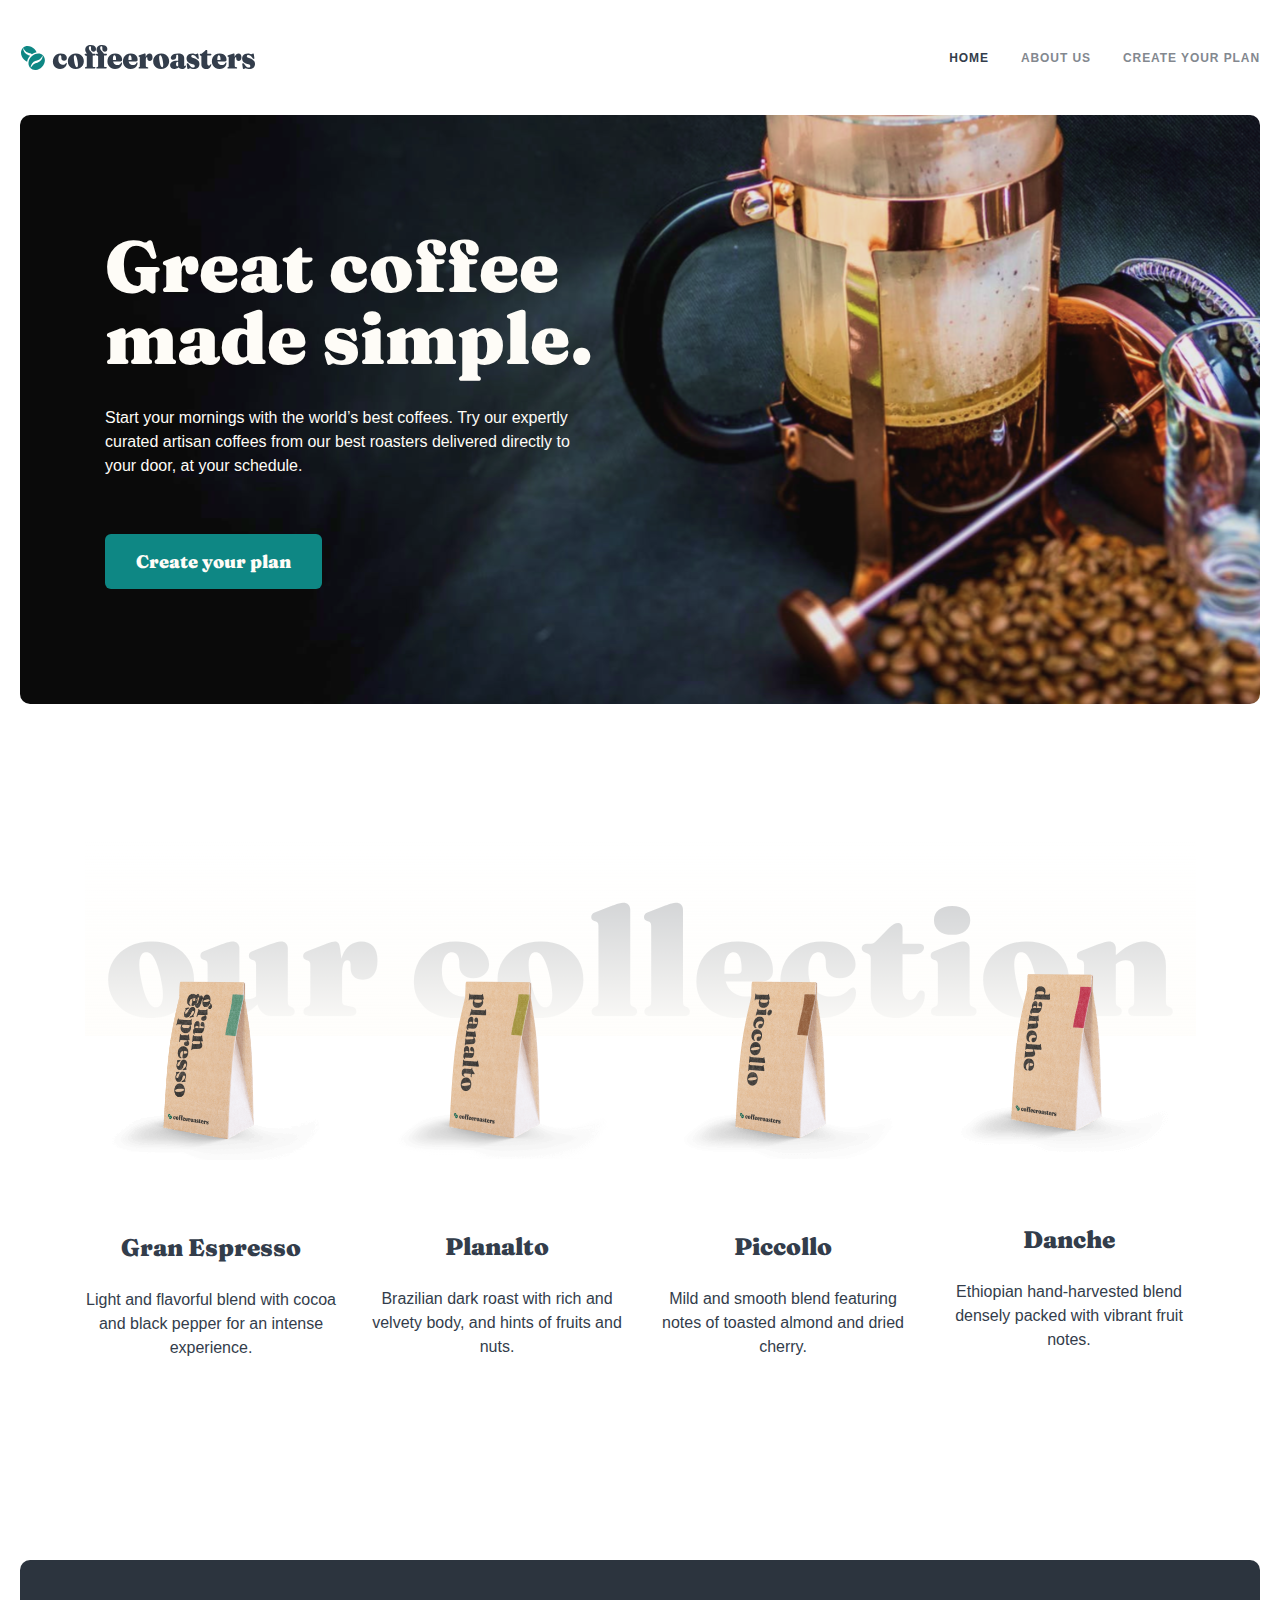
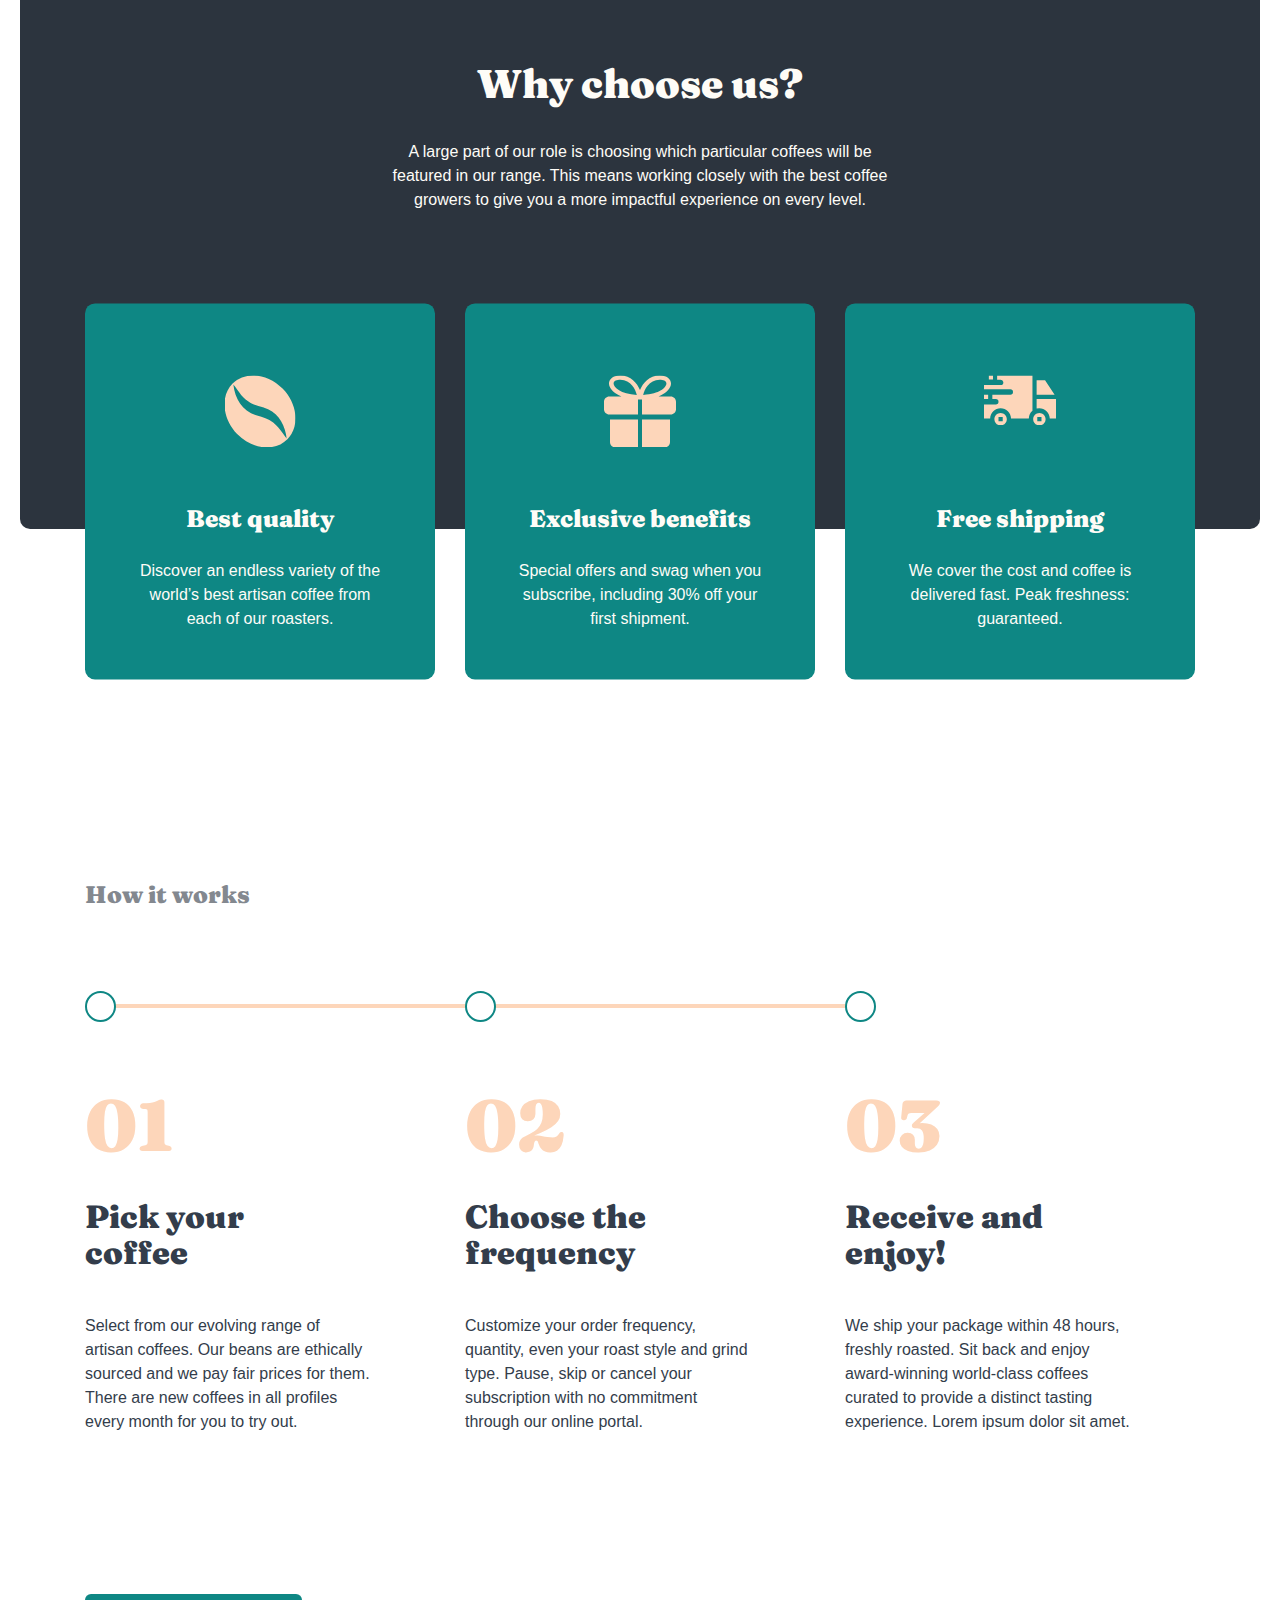
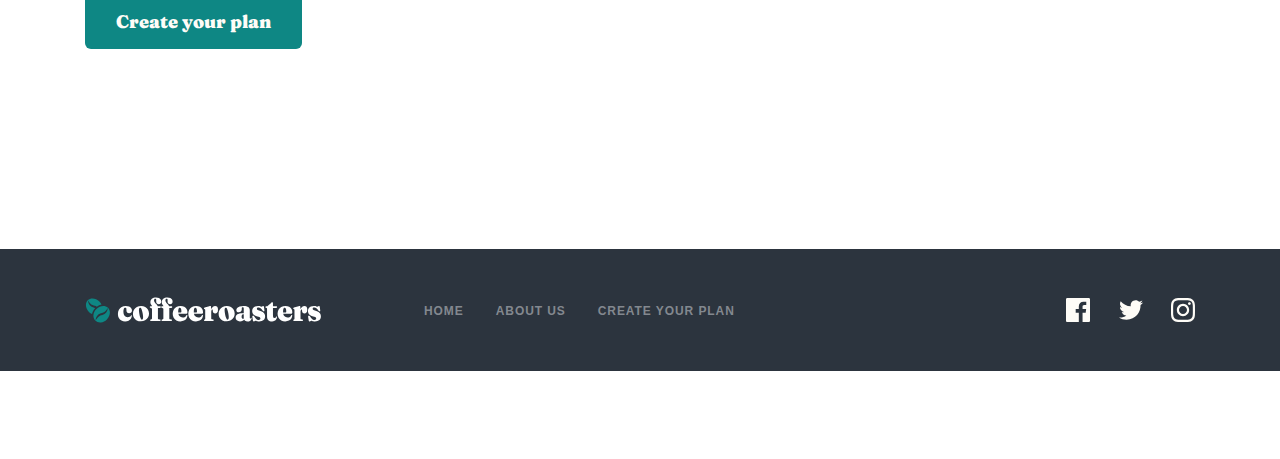
<file: index.html>
<!DOCTYPE html>
<html lang="en">
<head>
    <meta charset="UTF-8">
    <meta http-equiv="X-UA-Compatible" content="IE=edge">
    <meta name="viewport" content="width=device-width, initial-scale=1.0">
    <title>Homework</title>
    <link rel="stylesheet" href="./css/main.min.css">
</head>
<body>
    
    <!-- Header -->
    <header class="header">
        <div class="container">
            <a class="header__logo" href="./index.html">
                <img
                class="header__img"
                src="./images/logo-image.svg"
                alt="Site's logo"
                width="236" height="26"/>
            </a>
            
            <!-- Nav -->
            <nav class="nav">
                <ul class="nav__list">
                    <li class="nav__item">
                        <a class="nav__link nav__link--active" href="index.html">home</a>
                    </li>
                    <li class="nav__item">
                        <a class="nav__link" href="abuot.html">about us</a>
                    </li>
                    <li class="nav__item">
                        <a class="nav__link" href="completed.html">Create your plan</a>
                    </li>
                </ul>
            </nav>
            <button class="hamburger" type="button">
                <img class="hamburger__menu"
                src="./images/hamburger-btn.svg"
                alt="hambuerger menu" 
                width="16" height="15">

                <img class="hamburger__exit"
                src="./images/hamburger-exit.svg"
                alt="hambuerger exit" 
                width="16" height="15">
            </button>
        </div>
    </header>
    <main class="main">
        <section class="hero">
            <div class="container">
                <div class="hero__inner">
                    <div class="hero__info">
                        <h1 class="hero__heading section-heading">
                            Great coffee made simple.
                        </h1>                    
                        <p class="hero__paragraph">
                            Start your mornings with the world’s best coffees. Try our
                            expertly curated artisan coffees from our best roasters
                            delivered directly to your door, at your schedule.
                        </p>
                        
                        <a class="hero__link section-link" href="#">Create your plan</a>
                    </div>
                </div>
            </div>
        </section>
        
        
        
        <section class="collection">
            <div class="container">
                <h2 class="collection-heading visually-hidden">Our collection</h2>
                <ul class="collection__list">
                    <li class="collection__item">
                        <img class="collection__item__img"
                        src="./images/gran-espresso.png" 
                        alt="gran espresso coffee"
                        width="256"
                        height="193">
                        <div class="collection__item__info">
                            <h3 class="collection__item__heading item-heading">
                                Gran Espresso
                            </h3>
                            <p class="collection__item__paragraph">
                                Light and flavorful blend with cocoa and black pepper for an intense experience.
                            </p>
                        </div>
                    </li>
                    <li class="collection__item item">
                        <img class="collection__item__img collection__img item__img"
                        src="./images/planalto.png" 
                        alt="planalto coffee"
                        width="256"
                        height="193">
                        <div class="collection__item__info">
                            <h3 class="collection__item__heading item-heading">
                                Planalto
                            </h3>
                            <p class="collection__item__paragraph">
                                Brazilian dark roast with rich and velvety body, and hints of fruits and nuts.
                            </p>
                        </div>
                    </li>
                    <li class="collection__item">
                        <img class="collection__item__img"
                        src="./images/piccollo.png" 
                        alt="piccollo coffee"
                        width="256"
                        height="193">
                        <div class="collection__item__info">
                            <h3 class="collection__item__heading item-heading">
                                Piccollo
                            </h3>
                            <p class="collection__item__paragraph">
                                Mild and smooth blend featuring notes of toasted almond and dried cherry.
                            </p>
                        </div>
                    </li>
                    <li class="collection__item">
                        <img class="collection__item__img"
                        src="./images/danche.png" 
                        alt="danche coffee"
                        width="235"
                        height="177">
                        <div class="collection__item__info">
                            <h3 class="collection__item__heading item-heading">
                                Danche
                            </h3>
                            <p class="collection__item__paragraph">
                                Ethiopian hand-harvested blend densely packed with vibrant fruit notes.
                            </p>
                        </div>
                    </li>
                </ul>
            </div>
        </section>
        
        
        <section class="choice">
            <div class="container">
                <div class="choice__info">
                    <h2 class="choice__heading section-heading">
                        Why choose us?
                    </h2>
                    <p class="choice__paragraph">
                        A large part of our role is choosing which particular coffees will be featured 
                        in our range. This means working closely with the best coffee growers to give 
                        you a more impactful experience on every level.
                    </p>
                </div>
                <ul class="choice__list">
                    <li class="choice__item">
                        <a class="choise__item__link" href="#">
                            <h3 class="choice__item__heading item-heading">
                                Best quality     
                            </h3>
                            <p class="chioce__item__paragraph">
                                Discover an endless variety of the world’s best artisan coffee from each of our roasters.
                            </p>
                        </a>
                    </li>
                    <li class="choice__item">
                        <a class="choise__item__link" href="#">
                            <h3 class="choice__item__heading item-heading">
                                Exclusive benefits
                            </h3>
                            <p class="chioce__item__paragraph">
                                Special offers and swag when you subscribe, including 30% off your first shipment.
                            </p>
                        </a>
                    </li>
                    <li class="choice__item">
                        <a class="choise__item__link" href="#">
                            <h3 class="choice__item__heading item-heading">
                                Free shipping
                            </h3>
                            <p class="chioce__item__paragraph">
                                We cover the cost and coffee is delivered fast. Peak freshness: guaranteed.
                            </p>
                        </a>
                    </li>
                </ul>
            </div>
        </section>
        
        
        
        <section class="performance-mode">
            <div class="container">
                <div class="performance-mode__info">
                    <h2 class="performance-mode__heading item-heading">
                        How it works
                    </h2>
                    <ul class="performance-mode__list">
                        <li class="performance-mode__item">
                            <span class="performance-mode__span">01</span>
                            <h3 class="performance-mode__item__heading">
                                Pick your
                                coffee
                            </h3>
                            <p class="performance-mode__item__paragraph">
                                Select from our evolving range of artisan coffees.
                                Our beans are ethically sourced and we pay fair prices for them. 
                                There are new coffees in all profiles every month for you to try out.
                            </p>
                        </li>
                        <li class="performance-mode__item">
                            <span class="performance-mode__span">02</span>
                            <h3 class="performance-mode__item__heading">
                                Choose the frequency
                            </h3>
                            <p class="performance-mode__item__paragraph">
                                Customize your order frequency, quantity, even your roast style and grind type. 
                                Pause, skip or cancel your subscription with no commitment through our online portal.
                            </p>
                        </li>
                        <li class="performance-mode__item">
                            <span class="performance-mode__span">03</span>
                            <h3 class="performance-mode__item__heading">
                                Receive and enjoy!
                            </h3>
                            <p class="performance-mode__item__paragraph">
                                We ship your package within 48 hours, freshly roasted. 
                                Sit back and enjoy award-winning world-class coffees 
                                curated to provide a distinct tasting experience. Lorem ipsum dolor sit amet.
                            </p>
                        </li>
                    </ul>
                    <a class="peryformance-mode__link section-link" href="#">Create your plan</a>
                </div>
            </div>
        </section>
    </main>
    
    <footer class="footer">
        <div class="container">
            <div class="footer__left">
                <a class="footer__logo" href="./index.html">
                    <img
                    class="header__img footer-img"
                    src="./images/footer-icon.svg"
                    alt="Site's logo"
                    width="236"
                    height="26"/>
                </a>
                
                <nav class="nav nav-footer">
                    <ul class="nav__list nav__list-footer">
                        <li class="nav__item nav__item-footer">
                            <a class="nav__link nav__link--avtive-white nav__link-footer" href="#">home</a>
                        </li>
                        <li class="nav__item nav__item-footer">
                            <a class="nav__link nav__link-footer" href="#">about us</a>
                        </li>
                        <li class="nav__item nav__item-footer">
                            <a class="nav__link nav__link-footer" href="#">Create your plan</a>
                        </li>
                    </ul>
                </nav>
            </div>
            <div class="footer__rieght">
                <a class="footer__social-link" href="https://www.facebook.com/" target="blank">
                    <img class="footer__social-icon"
                    src="./images/facebook-icon.svg" 
                    alt="facebook's social icon" 
                    width="24" height="24">
                </a>
                <a class="footer__social-link" href="https://twitter.com/" target="blank">
                    <img class="footer__social-icon"
                    src="./images/twitter-icon.svg" 
                    alt="twitter's social icon" 
                    width="24" height="24">
                </a>
                <a class="footer__social-link" href="https://www.instagram.com/" target="blank">
                    <img class="footer__social-icon"
                    src="./images/instagramm-icon.svg" 
                    alt="instagram's social icon" 
                    width="24" height="24">
                </a>
            </div>
        </div>
    </footer>
    <script src="./js/main.js"></script>
</body>
</html>
</file>
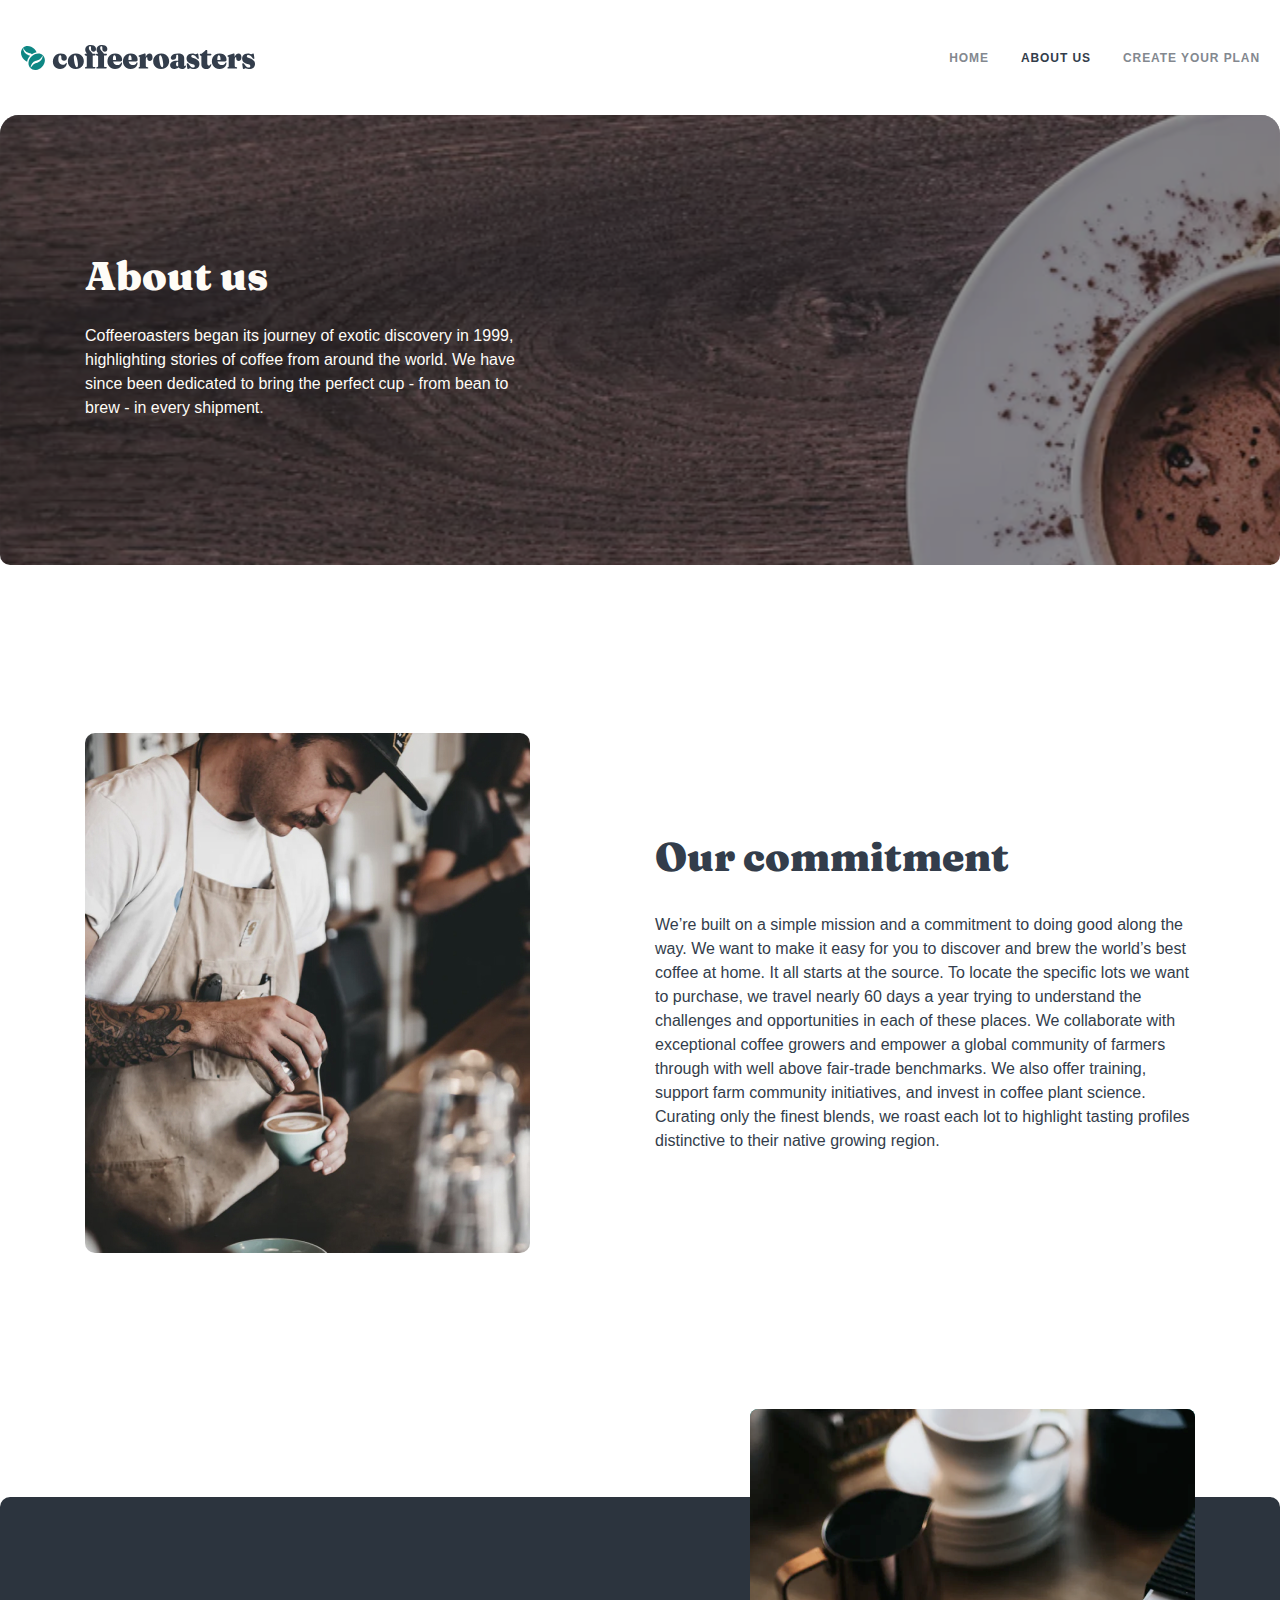
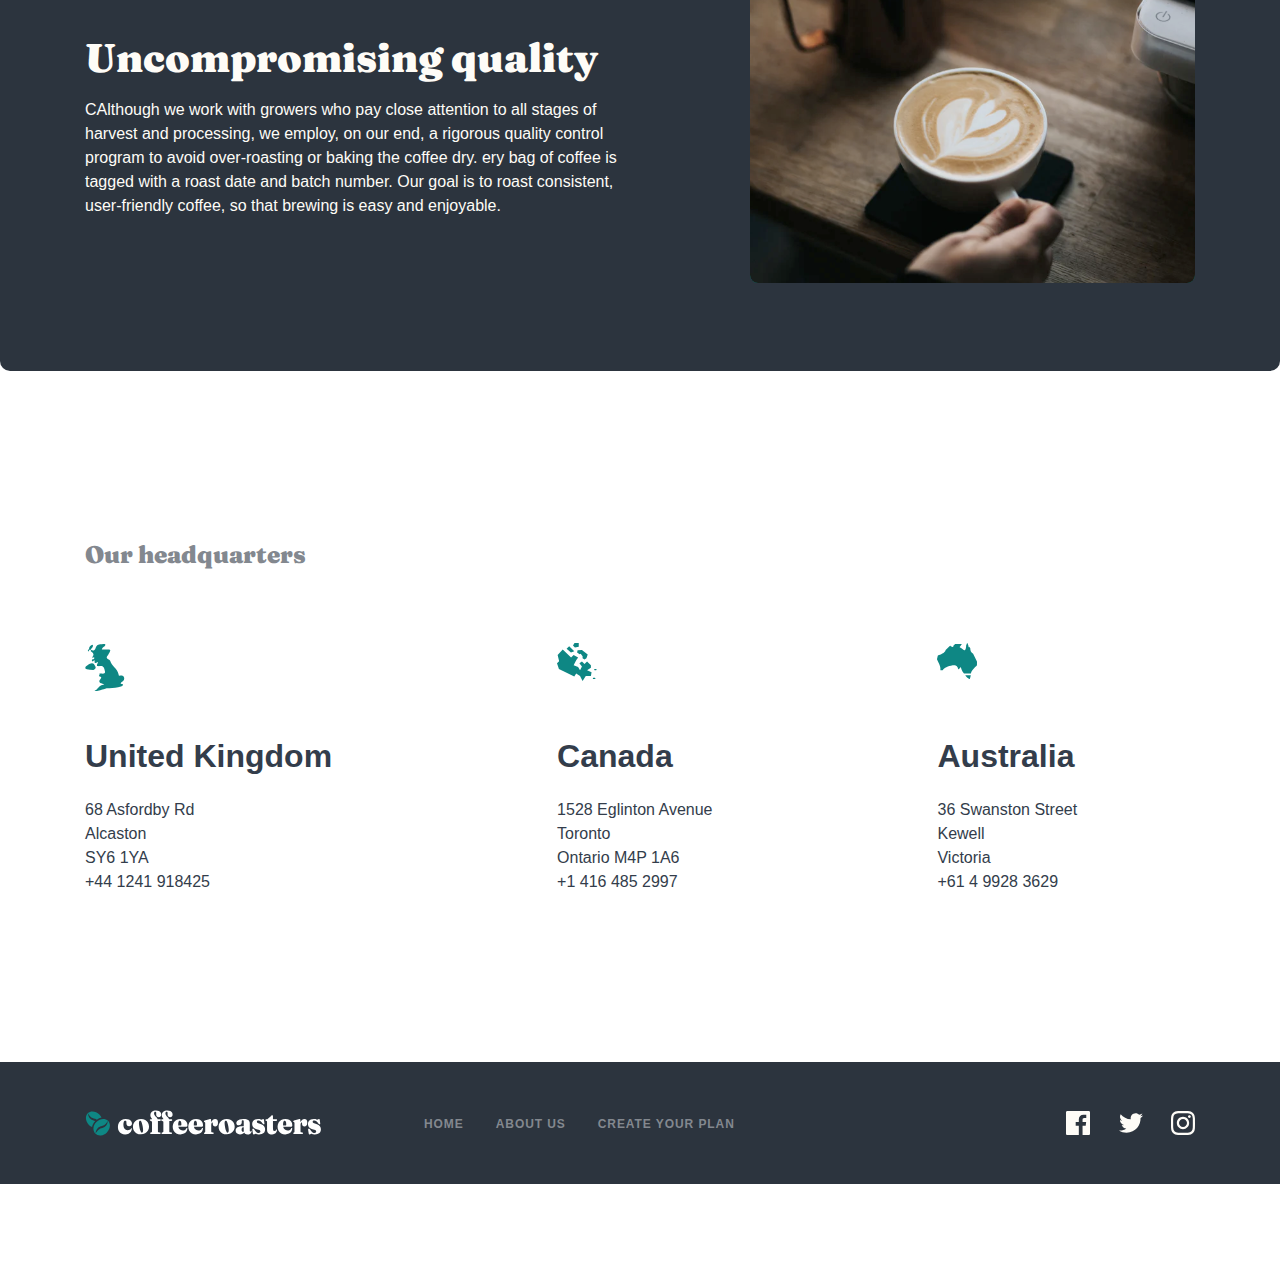
<file: abuot.html>
<!DOCTYPE html>
<html lang="en">
<head>
    <meta charset="UTF-8">
    <meta http-equiv="X-UA-Compatible" content="IE=edge">
    <meta name="viewport" content="width=device-width, initial-scale=1.0">
    <title>Homework</title>
      <link rel="stylesheet" href="./css/main.min.css">
</head>
<body>
    
    <!-- Header -->
    <header class="header">
        <div class="container">
            <a class="header__logo" href="./index.html">
                <img
                class="header__img"
                src="./images/logo-image.svg"
                alt="Site's logo"
                width="236" height="26"/>
            </a>
            
            <!-- Nav -->
            <nav class="nav">
                <ul class="nav__list">
                    <li class="nav__item">
                        <a class="nav__link" href="index.html">home</a>
                    </li>
                    <li class="nav__item">
                        <a class="nav__link nav__link--active" href="abuot.html">about us</a>
                    </li>
                    <li class="nav__item">
                        <a class="nav__link" href="completed.html">Create your plan</a>
                    </li>
                </ul>
            </nav>
        </div>
    </header>
    
    <main class="main div">
        <!--About section-->
        <section class="about">
            <div class="container">
                <div class="about__info">
                    <h2 class="about__heading section-heading">About us</h2>
                    <p class="about__paragraph">
                        Coffeeroasters began its journey of exotic discovery in 1999, 
                        highlighting stories of coffee from around the world. 
                        We have since been dedicated to bring the perfect cup - from bean to brew - in every shipment.
                    </p>
                </div>
            </div>
        </section>
        <!--commitment section-->
        <section class="commitment">
            <div class="container">
                <img class="commitment__img" 
                src="./images/commitment.jpg" 
                alt="Our commitment"
                width="445" height="520">
                <div class="commitemnt__info">
                    <h2 class="commitemnt__heading section-heading">
                        Our commitment
                    </h2>
                    <p class="commitemnt__paragraph">
                        We’re built on a simple mission and a commitment to doing good along the way. 
                        We want to make it easy for you to discover and brew the world’s best coffee at home. 
                        It all starts at the source. To locate the specific lots we want to purchase, 
                        we travel nearly 60 days a year trying to understand the challenges and opportunities
                        in each of these places. We collaborate with exceptional coffee growers and empower 
                        a global community of farmers through with well above fair-trade benchmarks. We also offer training, 
                        support farm community initiatives, and invest in coffee plant science. Curating only the finest blends, 
                        we roast each lot to highlight tasting profiles distinctive to their native growing region.
                    </p>
                </div>
            </div>
        </section>
        <!--Section quality-->
        <section class="quality">
            <div class="container">
                <div class="quality__info">
                    <h2 class="quality__heading section-heading">
                        Uncompromising quality
                    </h2>
                    <p class="quality__paragraph">
                        CAlthough we work with growers who pay close attention to all stages of harvest and processing, 
                        we employ, on our end, a rigorous quality control program to avoid over-roasting or baking the coffee dry.
                        ery bag of coffee is tagged with a roast date and batch number. 
                        Our goal is to roast consistent, user-friendly coffee, so that brewing is easy and enjoyable.
                    </p>
                    <img class="quality__img" 
                    src="./images/quality.svg" 
                    alt="Uncompromising quality"
                    width="445" height="474">
                </div>
            </div>
        </section>
        <!-- headquarters section -->
        <section class="headquarters">
            <div class="container">
                <h2 class="headquarters__heading item-heading">
                    Our headquarters
                </h2>
                <ul class="headquarters__list">
                    <li class="headquarters__item">
                        <h3 class="headquarters__item__heading">
                            United Kingdom
                        </h3>
                        <ol class="subheadquarters__list">
                            <li class="subheadquarters__item">
                                68  Asfordby Rd
                            </li>
                            <li class="subheadquarters__item">
                                Alcaston
                            </li>
                            <li class="subheadquarters__item">
                                SY6 1YA
                            </li>
                            <li class="subheadquarters__item">
                                +44 1241 918425
                            </li>
                        </ol>
                        
                    </li>
                    <li class="headquarters__item">
                        <h3 class="headquarters__item__heading">
                            Canada
                        </h3>
                        <ol class="subheadquarters__list">
                            <li class="subheadquarters__item">
                                1528 Eglinton Avenue
                            </li>
                            <li class="subheadquarters__item">
                                Toronto
                            </li>
                            <li class="subheadquarters__item">
                                Ontario M4P 1A6 
                            </li>
                            <li class="subheadquarters__item">
                                +1 416 485 2997
                            </li>
                        </ol>
                        
                    </li>
                    <li class="headquarters__item">
                        <h3 class="headquarters__item__heading">
                            Australia
                        </h3>
                        <ol class="subheadquarters__list">
                            <li class="subheadquarters__item">
                                36 Swanston Street
                            </li>
                            <li class="subheadquarters__item">
                                Kewell
                            </li>
                            <li class="subheadquarters__item">
                                Victoria 
                            </li>
                            <li class="subheadquarters__item">
                                +61 4 9928 3629
                            </li>
                        </ol>
                    </li>
                </ul>
            </div>
        </section>
    </main>
    
    <footer class="footer">
        <div class="container">
            <div class="footer__left">
                <a class="header__logo" href="./index.html">
                    <img
                    class="header__img"
                    src="./images/footer-icon.svg"
                    alt="Site's logo"
                    width="236"
                    height="26"/>
                </a>
                <!-- Nav -->
                <nav class="nav">
                    <ul class="nav__list">
                        <li class="nav__item">
                            <a class="nav__link nav__link--avtive-white" href="#">home</a>
                        </li>
                        <li class="nav__item">
                            <a class="nav__link" href="#">about us</a>
                        </li>
                        <li class="nav__item">
                            <a class="nav__link" href="#">Create your plan</a>
                        </li>
                    </ul>
                </nav>
            </div>
            <div class="footer__rieght">
                <a class="footer__social-link" href="https://www.facebook.com/" target="blank">
                    <img class="footer__social-icon"
                    src="./images/facebook-icon.svg" 
                    alt="facebook's social icon" 
                    width="24" height="24">
                </a>
                <a class="footer__social-link" href="https://twitter.com/" target="blank">
                    <img class="footer__social-icon"
                    src="./images/twitter-icon.svg" 
                    alt="twitter's social icon" 
                    width="24" height="24">
                </a>
                <a class="footer__social-link" href="https://www.instagram.com/" target="blank">
                    <img class="footer__social-icon"
                    src="./images/instagramm-icon.svg" 
                    alt="instagram's social icon" 
                    width="24" height="24">
                </a>
            </div>
        </div>
    </footer>
    
</body>
</html>
</file>
<file: css/main.min.css>
@font-face {
  font-family: 'Fraunces';
  font-style: normal;
  font-weight: 400;
  src: local(""), url("../fonts/fraunces-v10-latin-regular.woff2") format("woff2"), url("../fonts/fraunces-v10-latin-regular.woff") format("woff");
}

@font-face {
  font-family: 'Fraunces';
  font-style: normal;
  font-weight: 900;
  src: local(""), url("../fonts/fraunces-v10-latin-900.woff2") format("woff2"), url("../fonts/fraunces-v10-latin-900.woff") format("woff");
}

@font-face {
  font-family: 'Barlow';
  font-style: normal;
  font-weight: 400;
  src: local(""), url("../fonts/barlow-v5-latin-regular.woff2") format("woff2"), url("../fonts/barlow-v5-latin-regular.woff") format("woff");
}

html {
  height: 100%;
}

*,
*::before,
*::after {
  -webkit-box-sizing: border-box;
          box-sizing: border-box;
  scroll-behavior: smooth;
}

.visually-hidden {
  position: absolute;
  width: 1px;
  height: 1px;
  margin: -1px;
  border: 0;
  padding: 0;
  clip: rect(0 0 0 0);
  overflow: hidden;
}

body {
  height: 100%;
  display: -webkit-box;
  display: -ms-flexbox;
  display: flex;
  -webkit-box-orient: vertical;
  -webkit-box-direction: normal;
      -ms-flex-direction: column;
          flex-direction: column;
  font-family: 'Arial', 'sans-serif';
  font-size: 16px;
  line-height: 1.5;
  margin: 0;
  padding: 0;
  -webkit-transition: background-color 0.2s ease;
  transition: background-color 0.2s ease;
}

img {
  max-width: 100%;
  height: auto;
  vertical-align: middle;
}

.main {
  -webkit-box-flex: 1;
      -ms-flex-positive: 1;
          flex-grow: 1;
}

.container {
  width: 100%;
  max-width: 1340px;
  margin: 0 auto;
  padding: 0 20px;
}

.section-heading {
  margin: 0;
  padding: 0;
  font-family: "Fraunces","Georgia", serif;
  font-weight: 900;
  font-size: 40px;
  line-height: 48px;
}

.item-heading {
  margin: 0;
  padding: 0;
  font-family: "Fraunces","Georgia", serif;
  font-weight: 900;
  font-size: 24px;
  line-height: 32px;
}

/* Section Link */
.section-link {
  width: 217px;
  display: block;
  padding: 15px;
  text-align: center;
  font-family: "Fraunces","Georgia", serif;
  font-weight: 900;
  font-size: 18px;
  line-height: 25px;
  color: #fefcf7;
  text-decoration: none;
  text-overflow: ellipsis;
  overflow: hidden;
  white-space: nowrap;
  background: #0e8784;
  border-radius: 6px;
  -webkit-transition: background-color 0.2s ease;
  transition: background-color 0.2s ease;
}

.section-link:hover {
  background-color: #66d2cf;
}

/*header*/
.header .container {
  display: -webkit-box;
  display: -ms-flexbox;
  display: flex;
  -webkit-box-align: center;
      -ms-flex-align: center;
          align-items: center;
  -webkit-box-pack: justify;
      -ms-flex-pack: justify;
          justify-content: space-between;
  padding: 44px 20px;
}

.header__logo {
  -ms-flex-negative: 0;
      flex-shrink: 0;
  text-decoration: none;
}

.nav__list {
  display: -webkit-box;
  display: -ms-flexbox;
  display: flex;
  -webkit-box-align: center;
      -ms-flex-align: center;
          align-items: center;
  list-style-type: none;
  margin: 0;
  padding: 0;
}

.nav__item + .nav__item {
  margin-left: 32px;
}

.nav__link {
  font-weight: bold;
  font-size: 12px;
  line-height: 15px;
  letter-spacing: 0.923077px;
  text-transform: uppercase;
  text-decoration: none;
  color: #83888f;
  -webkit-transition: color 0.2s ease;
  transition: color 0.2s ease;
}

.nav__link:hover {
  color: #333d4b;
}

.nav__link--active {
  color: #333d4b;
}

.hamburger {
  display: none;
  -ms-flex-negative: 0;
      flex-shrink: 0;
  margin: 0;
  padding: 0;
  background-color: transparent;
  border: none;
}

@media only screen and (max-width: 768px) {
  .header .container {
    padding-top: 40px;
    padding-bottom: 54px;
  }
}

@media only screen and (max-width: 660px) {
  .nav {
    display: none;
  }
  .hamburger {
    z-index: 101;
    display: block;
  }
  .hamburger__exit {
    display: none;
  }
  .header--open .nav {
    position: fixed;
    z-index: 100;
    top: 0;
    right: 0;
    bottom: 0;
    left: 0;
    width: 100%;
    height: 100%;
    display: -webkit-box;
    display: -ms-flexbox;
    display: flex;
    -webkit-box-align: center;
        -ms-flex-align: center;
            align-items: center;
    -webkit-box-pack: center;
        -ms-flex-pack: center;
            justify-content: center;
    background: -webkit-gradient(linear, left top, left bottom, from(rgba(254, 252, 247, 0.504981)), color-stop(55.94%, #fefcf7));
    background: linear-gradient(180deg, rgba(254, 252, 247, 0.504981) 0%, #fefcf7 55.94%);
  }
  .header--open .nav__list {
    -webkit-box-orient: vertical;
    -webkit-box-direction: normal;
        -ms-flex-direction: column;
            flex-direction: column;
    -webkit-box-pack: center;
        -ms-flex-pack: center;
            justify-content: center;
  }
  .nav__item + .nav__item {
    margin-left: 0;
    margin-top: 32px;
  }
  .header--open .hamburger__menu {
    display: none;
  }
  .header--open .hamburger__exit {
    display: block;
  }
}

.hero {
  padding-bottom: 136px;
}

.hero__inner {
  width: 100%;
  max-width: 1300px;
  margin: 0 auto;
  padding: 115px 85px;
  background: url("../images/back-image.svg") center center/cover no-repeat;
  border-radius: 10px;
}

.hero__info {
  width: 100%;
  max-width: 493px;
  color: #fefcf7;
}

.hero__heading {
  margin-top: 0;
  padding: 0;
  margin-bottom: 32px;
  font-weight: 900;
  font-size: 72px;
  line-height: 72px;
}

.hero__paragraph {
  margin: 0;
  margin-bottom: 56px;
  padding: 0;
}

@media only screen and (max-width: 767px) {
  .hero {
    padding-bottom: 144px;
  }
  .hero__inner {
    padding: 103px 58px;
  }
  .hero__heading {
    width: 100%;
    max-width: 329px;
    margin-bottom: 24px;
    font-weight: 900;
    font-size: 48px;
    line-height: 48px;
  }
}

@media only screen and (max-width: 482px) {
  .hero__inner {
    padding: 0;
  }
  .hero__info {
    width: 280px;
    margin: 0 auto;
    padding: 100px 24px;
    text-align: center;
  }
  .hero__heading {
    margin-bottom: 24px;
    font-weight: 900;
    font-size: 32px;
    line-height: 32px;
  }
  .hero__paragraph {
    font-size: 15px;
    line-height: 25px;
  }
  .hero__link {
    margin: 0 auto;
  }
}

/*collection*/
.collection {
  padding-bottom: 200px;
}

.collection .container {
  background-image: url(../images/our-collection.svg);
  background-repeat: no-repeat;
  background-position: top 0 center;
}

.collection__list {
  display: -webkit-box;
  display: -ms-flexbox;
  display: flex;
  -webkit-box-align: center;
      -ms-flex-align: center;
          align-items: center;
  width: 100%;
  max-width: 1114px;
  margin: 0 auto;
  padding: 0;
  padding-top: 126px;
  list-style-type: none;
  color: #333D4B;
}

.collection__item {
  width: 100%;
  max-width: 256px;
  text-align: center;
}

.collection__item + .collection__item {
  margin-left: 30px;
}

.collection__item__img {
  margin-bottom: 72px;
}

.collection__item__heading {
  margin: 0;
  margin-bottom: 24px;
  padding: 0;
}

.collection__item__paragraph {
  margin: 0;
  padding: 0;
}

@media only screen and (max-width: 1060px) {
  .collection .container {
    background-size: contain;
  }
  .collection__list {
    -webkit-box-orient: vertical;
    -webkit-box-direction: normal;
        -ms-flex-direction: column;
            flex-direction: column;
    padding: 0 48px;
    padding-top: 140px;
    width: 100%;
  }
  .collection__item {
    display: -webkit-box;
    display: -ms-flexbox;
    display: flex;
    -webkit-box-align: center;
        -ms-flex-align: center;
            align-items: center;
    -webkit-box-pack: center;
        -ms-flex-pack: center;
            justify-content: center;
  }
  .collection__item + .collection__item {
    margin-top: 48px;
    margin-left: 0;
  }
  .collection__item__img {
    margin-right: 40px;
    margin-bottom: 0px;
  }
  .collection__item__heading {
    width: 282px;
  }
  .collection__item__paragraph {
    width: 282px;
  }
}

@media only screen and (max-width: 605px) {
  .collection__item__img {
    margin-right: 18px;
    margin-bottom: 0px;
  }
}

@media only screen and (max-width: 660px) {
  .header__hamburger-btn {
    display: block;
  }
}

@media only screen and (max-width: 586px) {
  .collection__list {
    padding: 0;
    padding-top: 80px;
    margin: 0 auto;
  }
  .collection__item {
    -webkit-box-orient: vertical;
    -webkit-box-direction: normal;
        -ms-flex-direction: column;
            flex-direction: column;
    -webkit-box-align: center;
        -ms-flex-align: center;
            align-items: center;
  }
  .collection__item__img {
    margin-right: 0px;
    margin-bottom: 24px;
  }
  .collection__item__heading {
    margin-bottom: 24px;
  }
}

/*choice*/
.choice {
  position: relative;
  z-index: 1;
  padding-bottom: 150px;
}

.choice__info {
  position: relative;
  z-index: 1;
  width: 100%;
  max-width: 1280px;
  padding: 100px 370px;
  padding-bottom: 317px;
  background-color: #2C343E;
  color: #FEFCF7;
  text-align: center;
  border-radius: 10px;
}

.choice__heading {
  margin: 0;
  margin-bottom: 32px;
  padding: 0;
}

.choice__paragraph {
  margin: 0;
  padding: 0;
}

.choice__list {
  position: absolute;
  z-index: 1;
  left: 50%;
  -webkit-transform: translate(-50%, -60%);
          transform: translate(-50%, -60%);
  display: -webkit-box;
  display: -ms-flexbox;
  display: flex;
  -webkit-box-align: center;
      -ms-flex-align: center;
          align-items: center;
  width: 100%;
  max-width: 1110px;
  margin: 0 auto;
  padding: 0;
  list-style-type: none;
}

.choice__item {
  position: relative;
  z-index: 1;
  width: 100%;
  max-width: 350px;
  background-color: #0E8784;
  border-radius: 10px;
}

.choice__item + .choice__item {
  margin-left: 30px;
}

.choise__item__link {
  display: inline-block;
  margin: 0;
  padding: 48px;
  padding-top: 200px;
  text-decoration: none;
  text-align: center;
  color: #FEFCF7;
}

.choice__item__heading {
  margin: 0;
  padding: 0;
  margin-bottom: 24px;
}

.chioce__item__paragraph {
  margin: 0;
  padding: 0;
}

.choice__item:nth-child(1) .choice__item__heading::before {
  position: absolute;
  z-index: 1;
  top: 72px;
  left: 50%;
  -webkit-transform: translateX(-50%);
          transform: translateX(-50%);
  content: url(../images/best-quality.svg);
}

.choice__item:nth-child(2) .choice__item__heading::before {
  position: absolute;
  z-index: 1;
  top: 72px;
  left: 50%;
  -webkit-transform: translateX(-50%);
          transform: translateX(-50%);
  content: url(../images/exclusive-benefits.svg);
}

.choice__item:nth-child(3) .choice__item__heading::before {
  position: absolute;
  z-index: 1;
  top: 72px;
  left: 50%;
  -webkit-transform: translateX(-50%);
          transform: translateX(-50%);
  content: url(../images/free-shipping.svg);
}

@media only screen and (max-width: 1149px) {
  .choice {
    padding-bottom: 305px;
  }
  .choice__info {
    padding: 56px 70px;
    padding-bottom: 368px;
  }
  .choice__heading {
    font-size: 32px;
  }
  .choice__paragraph {
    font-size: 15px;
    line-height: 25px;
  }
  .choice__list {
    -webkit-box-orient: vertical;
    -webkit-box-direction: normal;
        -ms-flex-direction: column;
            flex-direction: column;
    position: absolute;
    z-index: 1;
    left: 50%;
    -webkit-transform: translate(-50%, -50%);
            transform: translate(-50%, -50%);
  }
  .choice__item {
    width: 100%;
    max-width: 573px;
  }
  .choice__item + .choice__item {
    margin-left: 0;
    margin-top: 24px;
  }
  .choice__item:nth-child(1) .choice__item__heading::before {
    position: absolute;
    z-index: 1;
    top: 62px;
    left: 50px;
    -webkit-transform: translateX(50%);
            transform: translateX(50%);
    content: url(../images/best-quality.svg);
  }
  .choice__item:nth-child(2) .choice__item__heading::before {
    position: absolute;
    z-index: 1;
    top: 62px;
    left: 50px;
    -webkit-transform: translateX(50%);
            transform: translateX(50%);
    content: url(../images/exclusive-benefits.svg);
  }
  .choice__item:nth-child(3) .choice__item__heading::before {
    position: absolute;
    z-index: 1;
    top: 62px;
    left: 50px;
    -webkit-transform: translateX(50%);
            transform: translateX(50%);
    content: url(../images/free-shipping.svg);
  }
  .choise__item__link {
    padding: 41px;
    padding-left: 181px;
  }
  .chioce__item__paragraph {
    width: 100%;
    max-width: 344px;
    font-size: 15px;
    line-height: 25px;
  }
}

@media only screen and (max-width: 612px) {
  .choice {
    padding-bottom: 610px;
  }
  .choice__info {
    padding: 64px 24px;
    padding-bottom: 670px;
  }
  .choice__heading {
    font-size: 28px;
    line-height: 28px;
  }
  .choice__paragraph {
    width: 100%;
    max-width: 279px;
    margin: 0 auto;
  }
  .choice__list {
    -webkit-box-orient: vertical;
    -webkit-box-direction: normal;
        -ms-flex-direction: column;
            flex-direction: column;
    position: absolute;
    z-index: 1;
    left: 50%;
    -webkit-transform: translate(-50%, -50%);
            transform: translate(-50%, -50%);
  }
  .choice__item {
    width: 100%;
    max-width: 279px;
  }
  .choice__item + .choice__item {
    margin-left: 0;
    margin-top: 24px;
  }
  .choice__item:nth-child(1) .choice__item__heading::before {
    position: absolute;
    z-index: 1;
    top: 72px;
    left: 50%;
    -webkit-transform: translateX(-50%);
            transform: translateX(-50%);
    content: url(../images/best-quality.svg);
  }
  .choice__item:nth-child(2) .choice__item__heading::before {
    position: absolute;
    z-index: 1;
    top: 72px;
    left: 50%;
    -webkit-transform: translateX(-50%);
            transform: translateX(-50%);
    content: url(../images/exclusive-benefits.svg);
  }
  .choice__item:nth-child(3) .choice__item__heading::before {
    position: absolute;
    z-index: 1;
    top: 72px;
    left: 50%;
    -webkit-transform: translateX(-50%);
            transform: translateX(-50%);
    content: url(../images/free-shipping.svg);
  }
  .choise__item__link {
    padding: 48px 33px;
    padding-top: 200px;
  }
  .chioce__item__paragraph {
    width: 100%;
    max-width: 212px;
    font-size: 15px;
    line-height: 25px;
  }
}

/*proformance mode*/
.performance-mode .container {
  padding: 200px 85px;
}

.performance-mode__info {
  position: relative;
  z-index: 1;
  width: 100%;
  max-width: 1045px;
  color: #333D4B;
}

.performance-mode__heading {
  margin: 0;
  margin-bottom: 80px;
  padding: 0;
  color: #83888F;
}

.performance-mode__list {
  position: relative;
  z-index: 1;
  display: -webkit-box;
  display: -ms-flexbox;
  display: flex;
  -webkit-box-align: center;
      -ms-flex-align: center;
          align-items: center;
  width: 100%;
  max-width: 1045px;
  margin: 0;
  margin-bottom: 160px;
  padding: 0;
  list-style-type: none;
}

.performance-mode__list::before {
  position: absolute;
  z-index: 1;
  top: 15px;
  width: 100%;
  max-width: 770px;
  height: 1px;
  -webkit-transform: translateY(-50%);
          transform: translateY(-50%);
  border: 2px solid #FDD6BA;
  content: '';
}

.performance-mode__span {
  display: inline-block;
  margin-bottom: 38px;
  padding-top: 98px;
  font-family: "Fraunces","Georgia", serif;
  font-size: 72px;
  font-weight: 900;
  line-height: 72px;
  letter-spacing: 0px;
  color: #FDD6BA;
}

.performance-mode__item {
  position: relative;
  z-index: 1;
  width: 100%;
  max-width: 285px;
  text-align: start;
}

.performance-mode__item + .performance-mode__item {
  margin-left: 95px;
}

.performance-mode__item::before {
  position: absolute;
  z-index: 1;
  top: 0;
  width: 31px;
  height: 31px;
  background-color: #fff;
  border: 2px solid #0E8784;
  border-radius: 50%;
  content: '';
}

.performance-mode__item__heading {
  width: 255px;
  margin: 0;
  margin-bottom: 43px;
  padding: 0;
  font-family: "Fraunces","Georgia", serif;
  font-size: 32px;
  font-weight: 900;
  line-height: 36px;
  letter-spacing: 0px;
  text-align: left;
}

.performance-mode__item__paragraph {
  width: 100%;
  max-width: 285px;
  margin: 0;
  padding: 0;
}

@media only screen and (max-width: 1213px) {
  .performance-mode__info {
    margin: 0 auto;
  }
  .performance-mode__heading {
    margin-bottom: 40px;
  }
  .performance-mode__list {
    margin: 0 auto;
    margin-bottom: 44px;
  }
  .performance-mode__list::before {
    width: 100%;
    max-width: 720px;
  }
  .performance-mode__item + .performance-mode__item {
    margin-left: 70px;
  }
}

@media only screen and (max-width: 1163px) {
  .performance-mode .container {
    padding: 144px 60px;
  }
  .performance-mode__info {
    -webkit-box-align: center;
        -ms-flex-align: center;
            align-items: center;
    margin: 0 auto;
  }
  .performance-mode__list {
    margin: 0 auto;
    margin-bottom: 44px;
  }
  .performance-mode__list::before {
    width: 100%;
    max-width: 710px;
  }
}

@media only screen and (max-width: 1114px) {
  .performance-mode .container {
    padding: 144px 50px;
  }
  .performance-mode__list::before {
    width: 100%;
    max-width: 570px;
  }
  .performance-mode__item + .performance-mode__item {
    margin-left: 50px;
  }
  .performance-mode__item {
    width: 100%;
    max-width: 223px;
  }
  .performance-mode__item__heading {
    width: 100%;
    max-width: 223px;
    margin-bottom: 38px;
    font-size: 28px;
    line-height: 32px;
  }
  .performance-mode__item__paragraph {
    font-size: 15px;
    line-height: 25px;
  }
}

@media only screen and (max-width: 850px) {
  .performance-mode .container {
    padding: 144px 40px;
  }
  .performance-mode__list::before {
    width: 100%;
    max-width: 500px;
  }
  .performance-mode__item + .performance-mode__item {
    margin-left: 18px;
  }
}

@media only screen and (max-width: 767px) {
  .performance-mode .container {
    padding: 144px 120px;
  }
  .performance-mode__info {
    text-align: center;
  }
  .performance-mode__heading {
    margin: 0 auto;
    width: 100%;
    max-width: 297px;
    margin-bottom: 80px;
  }
  .performance-mode__list::before {
    content: none;
  }
  .performance-mode__item::before {
    content: none;
  }
  .performance-mode__list {
    -webkit-box-orient: vertical;
    -webkit-box-direction: normal;
        -ms-flex-direction: column;
            flex-direction: column;
    margin-bottom: 80px;
  }
  .performance-mode__item {
    display: -webkit-box;
    display: -ms-flexbox;
    display: flex;
    -webkit-box-orient: vertical;
    -webkit-box-direction: normal;
        -ms-flex-direction: column;
            flex-direction: column;
    -webkit-box-align: center;
        -ms-flex-align: center;
            align-items: center;
  }
  .performance-mode__item + .performance-mode__item {
    margin-top: 56px;
    margin-left: 0;
  }
  .performance-mode__span {
    padding: 0;
  }
  .performance-mode__item__heading {
    text-align: center;
  }
  .performance-mode__link {
    margin: 0 auto;
  }
}

@media only screen and (max-width: 612px) {
  .performance-mode .container {
    padding: 120px 24px;
  }
  .performance-mode__item {
    padding: 0;
  }
}

/*footer*/
.footer {
  padding-bottom: 88px;
}

.footer .container {
  display: -webkit-box;
  display: -ms-flexbox;
  display: flex;
  -webkit-box-align: center;
      -ms-flex-align: center;
          align-items: center;
  -webkit-box-pack: justify;
      -ms-flex-pack: justify;
          justify-content: space-between;
  padding: 48px 85px;
  background-color: #2C343E;
}

.footer__left {
  display: -webkit-box;
  display: -ms-flexbox;
  display: flex;
  -webkit-box-align: center;
      -ms-flex-align: center;
          align-items: center;
  height: 100%;
}

.footer .nav {
  margin-left: 103px;
}

.footer .nav__link:hover {
  color: #fff;
}

.footer__social-link {
  display: inline-block;
  height: 100%;
  text-decoration: none;
}

.footer__social-link + .footer__social-link {
  margin-left: 24px;
}

.footer__social-icon:hover {
  background-color: #FDD6BA;
}

@media only screen and (max-width: 1000px) {
  .footer .container {
    -webkit-box-orient: vertical;
    -webkit-box-direction: normal;
        -ms-flex-direction: column;
            flex-direction: column;
    -webkit-box-align: center;
        -ms-flex-align: center;
            align-items: center;
    -webkit-box-pack: center;
        -ms-flex-pack: center;
            justify-content: center;
  }
  .footer__left {
    -webkit-box-orient: vertical;
    -webkit-box-direction: normal;
        -ms-flex-direction: column;
            flex-direction: column;
    -webkit-box-align: center;
        -ms-flex-align: center;
            align-items: center;
    -webkit-box-pack: center;
        -ms-flex-pack: center;
            justify-content: center;
    margin-bottom: 65px;
  }
  .footer-img {
    margin-bottom: 34px;
  }
  .footer .nav {
    margin-left: 0px;
  }
}

@media only screen and (max-width: 661px) {
  .footer__left {
    margin-bottom: 48px;
  }
  .nav-footer {
    display: block;
  }
  .nav__list-footer {
    -webkit-box-orient: vertical;
    -webkit-box-direction: normal;
        -ms-flex-direction: column;
            flex-direction: column;
  }
  .nav__item-footer + .nav__item-footer {
    margin-top: 24px;
    margin-left: 0;
  }
}

/*About */
.about {
  padding-bottom: 168px;
}

.about .container {
  padding: 137px 85px;
  height: 450px;
  background-image: url(../images/about-bg.svg);
  background-size: cover;
  background-repeat: no-repeat;
  border-radius: 10px;
}

.about__info {
  width: 445px;
  color: #FEFCF7;
}

.about__heading {
  margin-bottom: 24px;
}

.about__paragraph {
  margin: 0;
  padding: 0;
}

.commitment {
  padding-bottom: 244px;
}

.commitment .container {
  display: -webkit-box;
  display: -ms-flexbox;
  display: flex;
  -webkit-box-align: center;
      -ms-flex-align: center;
          align-items: center;
  -webkit-box-pack: justify;
      -ms-flex-pack: justify;
          justify-content: space-between;
  padding: 0 85px;
}

.commitment__img {
  margin-right: 125px;
  border-radius: 10px;
}

.commitemnt__info {
  width: 540px;
  color: #333D4B;
}

.commitemnt__heading {
  margin-bottom: 32px;
}

.commitemnt__paragraph {
  margin: 0;
  padding: 0;
}

.quality {
  padding-bottom: 168px;
}

.quality .container {
  position: relative;
  z-index: 1;
  display: -webkit-box;
  display: -ms-flexbox;
  display: flex;
  -webkit-box-align: center;
      -ms-flex-align: center;
          align-items: center;
  height: 474px;
  padding: 88px 85px;
  background-color: #2C343E;
  border-radius: 10px;
}

.quality__info {
  width: 540px;
  color: #FEFCF7;
}

.quality__img {
  position: absolute;
  z-index: 1;
  top: -88px;
  right: 85px;
}

.headquarters {
  padding-bottom: 168px;
}

.headquarters .container {
  padding-left: 85px;
}

.headquarters__heading {
  color: #83888F;
  margin-bottom: 72px;
}

.headquarters__list {
  display: -webkit-box;
  display: -ms-flexbox;
  display: flex;
  -webkit-box-align: center;
      -ms-flex-align: center;
          align-items: center;
  margin: 0;
  padding: 0;
  list-style-type: none;
  color: #333D4B;
}

.headquarters__item {
  position: relative;
  z-index: 1;
  padding-top: 95px;
}

.headquarters__item + .headquarters__item {
  margin-left: 225px;
}

.headquarters__item:nth-child(1)::before {
  position: absolute;
  z-index: 1;
  top: 0;
  width: 40px;
  height: 50px;
  background-image: url(../images/united-kingdom.svg);
  background-repeat: no-repeat;
  background-size: contain;
  content: ' ';
}

.headquarters__item:nth-child(2)::before {
  position: absolute;
  z-index: 1;
  top: 0;
  width: 40px;
  height: 50px;
  background-image: url(../images/canada.svg);
  background-repeat: no-repeat;
  background-size: contain;
  content: ' ';
}

.headquarters__item:nth-child(3)::before {
  position: absolute;
  z-index: 1;
  top: 0;
  width: 40px;
  height: 50px;
  background-image: url(../images/australia.svg);
  background-repeat: no-repeat;
  background-size: contain;
  content: ' ';
}

.headquarters__item__heading {
  margin: 0;
  margin-bottom: 24px;
  padding: 0;
  font-size: 32px;
  line-height: 36px;
}

.subheadquarters__list {
  margin: 0;
  padding: 0;
  list-style-type: none;
}
/*# sourceMappingURL=main.min.css.map */
</file>
